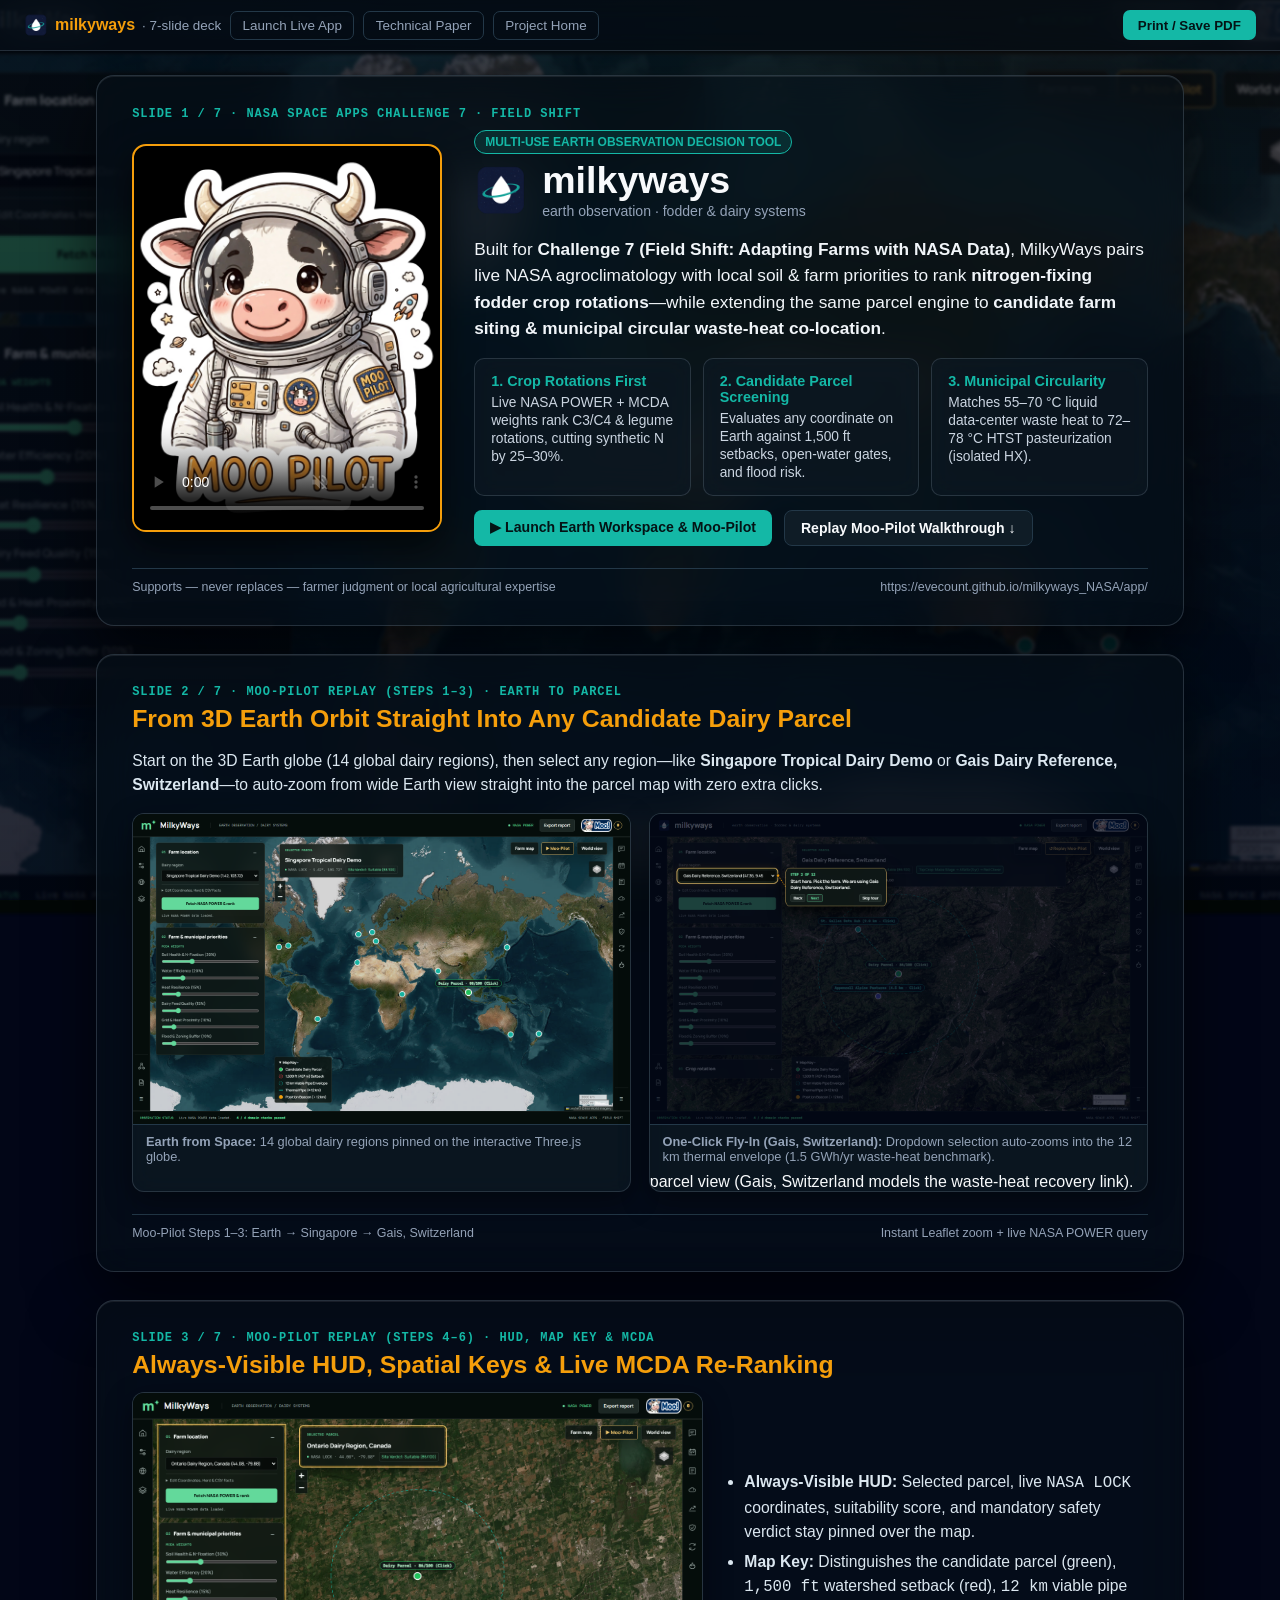
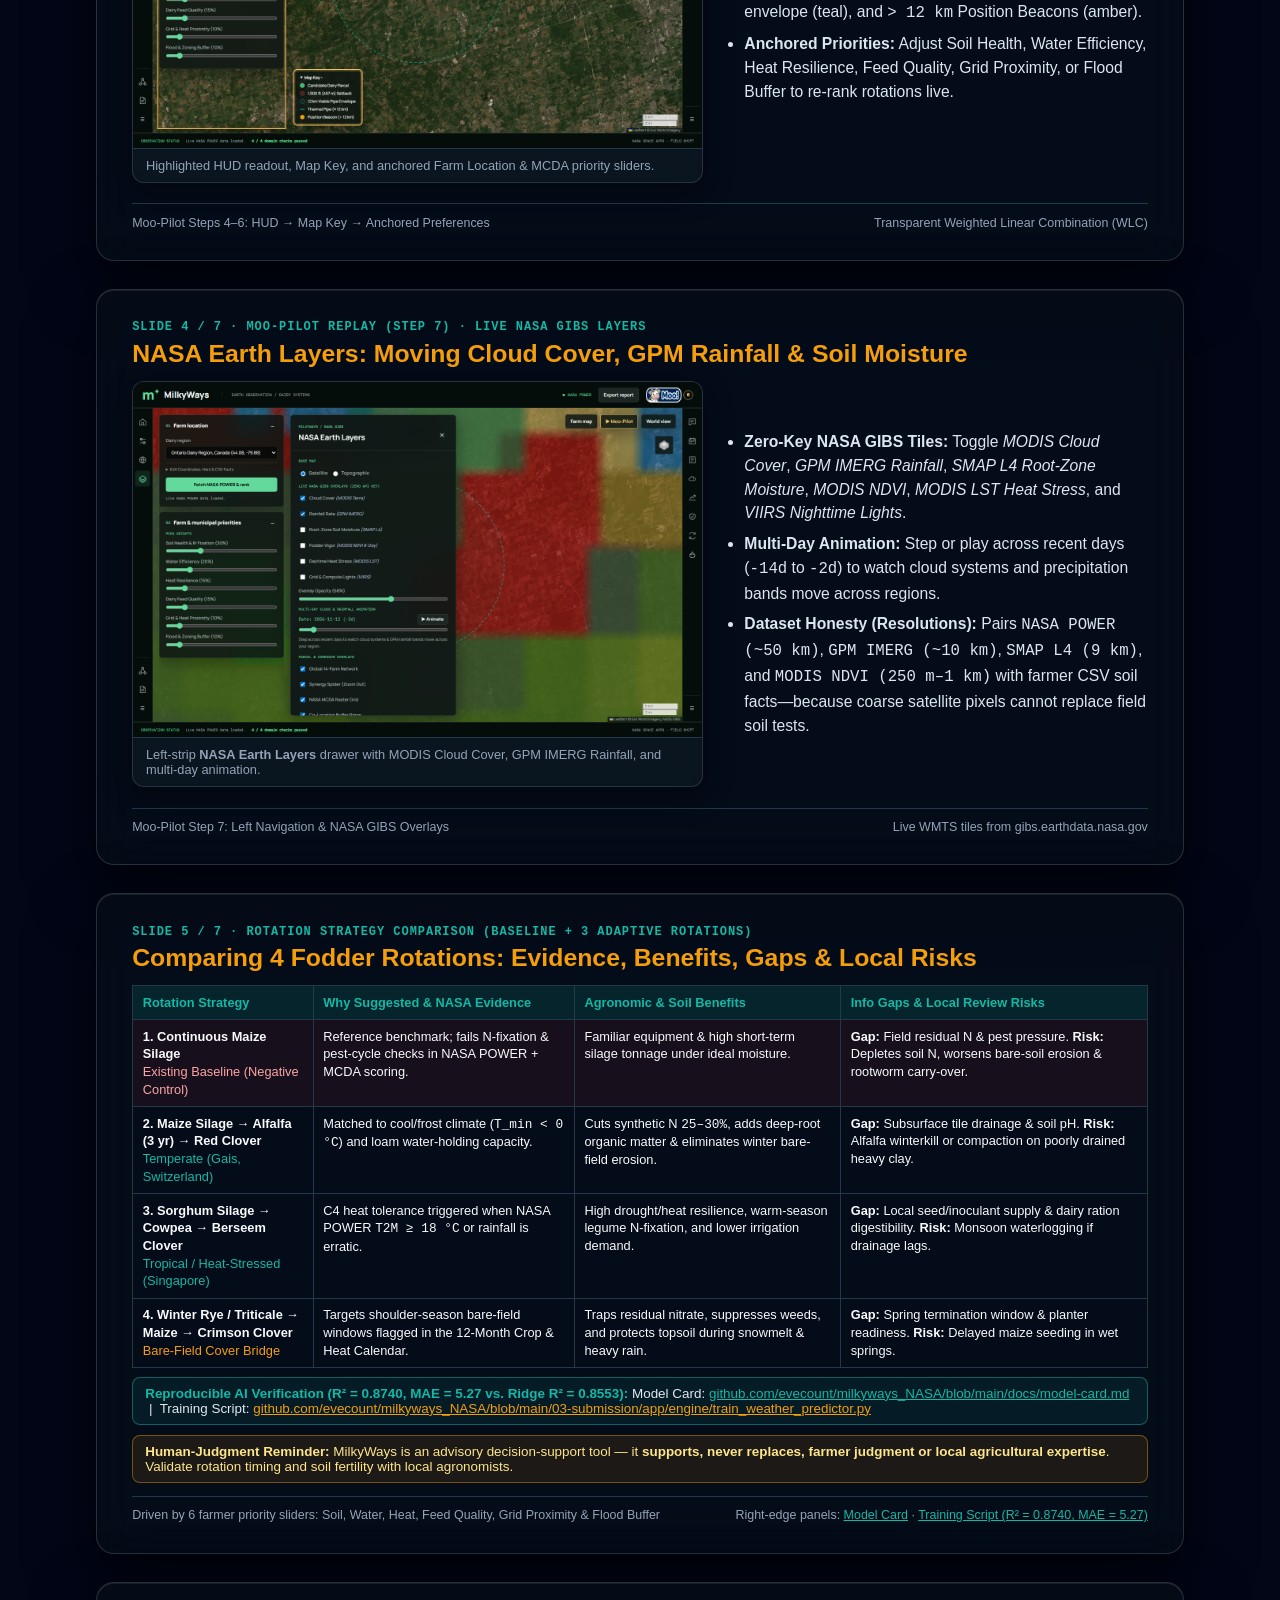
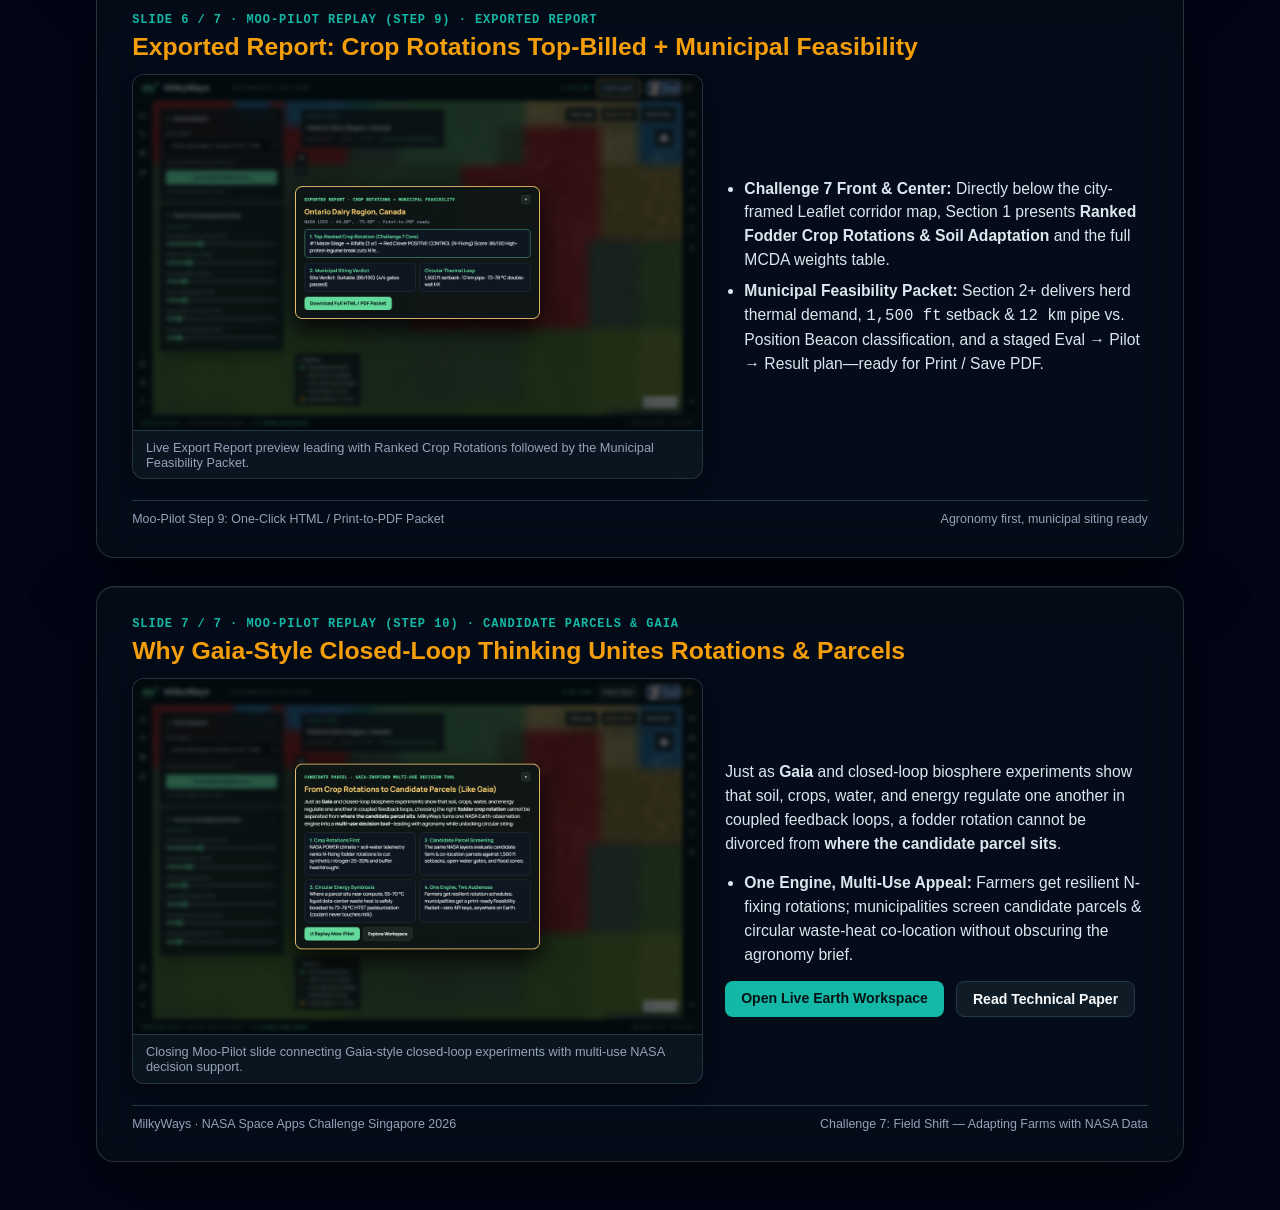
<file: docs/slides/index.html>
<!DOCTYPE html>
<html lang="en">

<head>
  <meta charset="UTF-8" />
  <meta name="viewport" content="width=device-width, initial-scale=1.0" />
  <title>MilkyWays — 7-Slide Moo-Pilot Deck</title>
  <link rel="icon" type="image/png" href="../assets/milkyways-logo.png" />
  <style>
    :root {
      --bg: #071018;
      --card: #0f1c26;
      --border: #233848;
      --text: #f8fafc;
      --muted: #94a3b8;
      --accent: #f59e0b;
      --primary: #14b8a6;
      --indigo: #6366f1;
    }

    * {
      box-sizing: border-box;
    }

    body {
      margin: 0;
      background: #020617;
      color: var(--text);
      font-family: "Manrope", -apple-system, BlinkMacSystemFont, "Segoe UI", Roboto, sans-serif;
      position: relative;
      min-height: 100vh;
    }

    body::before {
      content: "";
      position: fixed;
      inset: 0;
      z-index: -2;
      background:
        radial-gradient(circle at 50% 42%, rgba(20, 184, 166, 0.16), transparent 58%),
        radial-gradient(circle at 78% 18%, rgba(245, 158, 11, 0.12), transparent 45%),
        url("./shots/01_earth.png") center center / cover no-repeat fixed;
      filter: saturate(1.18) brightness(0.54) blur(1.5px);
      transform: scale(1.03);
    }

    body::after {
      content: "";
      position: fixed;
      inset: 0;
      z-index: -1;
      background: linear-gradient(180deg, rgba(2, 6, 23, 0.42) 0%, rgba(2, 6, 23, 0.68) 100%);
      pointer-events: none;
    }

    .toolbar {
      position: sticky;
      top: 0;
      background: rgba(7, 16, 24, 0.68);
      backdrop-filter: blur(18px) saturate(140%);
      -webkit-backdrop-filter: blur(18px) saturate(140%);
      border-bottom: 1px solid rgba(148, 163, 184, 0.22);
      padding: 0.65rem 1.5rem;
      display: flex;
      justify-content: space-between;
      align-items: center;
      gap: 1rem;
      z-index: 20;
    }

    .toolbar-links {
      display: flex;
      gap: 0.55rem;
      flex-wrap: wrap;
      align-items: center;
    }

    .toolbar button {
      background: var(--primary);
      color: #041315;
      border: none;
      border-radius: 7px;
      padding: 0.45rem 0.95rem;
      font-weight: 800;
      cursor: pointer;
    }

    .toolbar a {
      color: var(--muted);
      text-decoration: none;
      font-size: 0.84rem;
      padding: 0.38rem 0.72rem;
      border: 1px solid var(--border);
      border-radius: 7px;
    }

    .toolbar a:hover {
      color: var(--text);
      border-color: var(--primary);
    }

    .deck {
      max-width: 1120px;
      margin: 1.5rem auto 3rem;
      padding: 0 1rem;
      display: flex;
      flex-direction: column;
      gap: 1.75rem;
    }

    .slide {
      background: rgba(7, 16, 24, 0.66);
      backdrop-filter: blur(22px) saturate(140%);
      -webkit-backdrop-filter: blur(22px) saturate(140%);
      border: 1px solid rgba(148, 163, 184, 0.24);
      border-radius: 18px;
      padding: 1.9rem 2.2rem;
      min-height: 540px;
      display: flex;
      flex-direction: column;
      justify-content: space-between;
      box-shadow: 0 24px 64px rgba(0, 0, 0, 0.65), inset 0 1px 0 rgba(255, 255, 255, 0.08);
      page-break-after: always;
    }

    .slide-num {
      font-size: 0.75rem;
      color: var(--primary);
      font-weight: 800;
      letter-spacing: 0.08em;
      text-transform: uppercase;
      font-family: ui-monospace, SFMono-Regular, Menlo, monospace;
    }

    h1 {
      font-size: 2.35rem;
      margin: 0.35rem 0 0.6rem;
      line-height: 1.12;
      color: var(--text);
    }

    h2 {
      font-size: 1.55rem;
      margin: 0.3rem 0 0.75rem;
      color: var(--accent);
      line-height: 1.2;
    }

    p,
    li {
      font-size: 0.98rem;
      color: #dbe7f0;
      line-height: 1.52;
    }

    ul {
      margin: 0.4rem 0 0;
      padding-left: 1.2rem;
    }

    li {
      margin-bottom: 0.42rem;
    }

    .hero-split {
      display: grid;
      grid-template-columns: 310px 1fr;
      gap: 2rem;
      align-items: center;
      margin: 0.6rem 0;
    }

    .video-frame {
      width: 100%;
      aspect-ratio: 4 / 5;
      background: #000;
      border: 2px solid var(--accent);
      border-radius: 14px;
      overflow: hidden;
      box-shadow: 0 14px 36px rgba(0, 0, 0, 0.65);
    }

    .video-frame video {
      width: 100%;
      height: 100%;
      object-fit: cover;
      display: block;
    }

    .split-shot {
      display: grid;
      grid-template-columns: 1.35fr 1fr;
      gap: 1.4rem;
      align-items: center;
      margin: 0.5rem 0;
    }

    .dual-shots {
      display: grid;
      grid-template-columns: 1fr 1fr;
      gap: 1.1rem;
      margin: 0.6rem 0;
    }

    .shot-card {
      background: rgba(15, 28, 38, 0.58);
      backdrop-filter: blur(12px);
      -webkit-backdrop-filter: blur(12px);
      border: 1px solid rgba(148, 163, 184, 0.22);
      border-radius: 12px;
      overflow: hidden;
      box-shadow: 0 10px 28px rgba(0, 0, 0, 0.4);
    }

    .shot-card img {
      width: 100%;
      display: block;
      aspect-ratio: 16 / 10;
      object-fit: cover;
    }

    .shot-cap {
      padding: 0.55rem 0.8rem;
      font-size: 0.8rem;
      color: var(--muted);
      border-top: 1px solid var(--border);
    }

    .pill-grid {
      display: grid;
      grid-template-columns: repeat(3, minmax(0, 1fr));
      gap: 0.75rem;
      margin-top: 1rem;
    }

    .box {
      background: rgba(15, 28, 38, 0.56);
      backdrop-filter: blur(12px);
      -webkit-backdrop-filter: blur(12px);
      border: 1px solid rgba(148, 163, 184, 0.22);
      border-radius: 10px;
      padding: 0.85rem 1rem;
    }

    .box strong {
      color: var(--primary);
      display: block;
      margin-bottom: 0.25rem;
      font-size: 0.9rem;
    }

    .box span,
    .box p {
      font-size: 0.86rem;
      margin: 0;
      color: #cbd5e1;
    }

    .slide-foot {
      display: flex;
      justify-content: space-between;
      align-items: center;
      font-size: 0.78rem;
      color: var(--muted);
      border-top: 1px solid var(--border);
      padding-top: 0.7rem;
      margin-top: 0.8rem;
    }

    .cta-row {
      display: flex;
      gap: 0.75rem;
      flex-wrap: wrap;
      margin-top: 0.9rem;
    }

    .cta-btn {
      display: inline-block;
      padding: 0.55rem 1rem;
      border-radius: 8px;
      font-weight: 800;
      font-size: 0.88rem;
      text-decoration: none;
    }

    .cta-primary {
      background: var(--primary);
      color: #041315;
    }

    .cta-secondary {
      background: var(--card);
      color: var(--text);
      border: 1px solid var(--border);
    }

    .rot-table {
      width: 100%;
      border-collapse: collapse;
      margin-top: 0.65rem;
      font-size: 0.8rem;
    }

    .rot-table th,
    .rot-table td {
      border: 1px solid var(--border);
      padding: 0.48rem 0.6rem;
      text-align: left;
      vertical-align: top;
      line-height: 1.38;
    }

    .rot-table th {
      background: rgba(20, 184, 166, 0.14);
      color: var(--primary);
      font-weight: 800;
    }

    .rot-table tr.neg {
      background: rgba(239, 68, 68, 0.08);
    }

    .advisory-bar {
      margin-top: 0.65rem;
      padding: 0.5rem 0.75rem;
      border-radius: 8px;
      background: rgba(245, 158, 11, 0.1);
      border: 1px solid rgba(245, 158, 11, 0.42);
      font-size: 0.84rem;
      color: #fde68a;
    }

    @media (max-width: 860px) {

      .hero-split,
      .split-shot,
      .dual-shots,
      .pill-grid {
        grid-template-columns: 1fr;
      }

      .video-frame {
        max-width: 340px;
        margin: 0 auto;
      }
    }

    @media print {
      .toolbar {
        display: none;
      }

      body {
        background: #071018;
      }

      .deck {
        margin: 0;
        max-width: none;
      }

      .slide {
        box-shadow: none;
        margin-bottom: 0;
      }
    }
  </style>
</head>

<body>
  <div class="toolbar">
    <div class="toolbar-links">
      <span style="display:inline-flex;align-items:center;gap:7px;"><img src="../assets/milkyways-logo.png" alt="milkyways" style="height:24px;width:24px;border-radius:6px;object-fit:contain;" /><strong style="color:var(--accent);">milkyways</strong><span style="color:#94a3b8;font-size:0.84rem;">· 7-slide deck</span></span>
      <a href="../app/">Launch Live App</a>
      <a href="../paper/">Technical Paper</a>
      <a href="../">Project Home</a>
    </div>
    <button type="button" onclick="window.print()">Print / Save PDF</button>
  </div>

  <main class="deck">
    <!-- SLIDE 1: 4:5 VIDEO ON FAR LEFT + TITLE & MULTI-USE RAISON D'ETRE -->
    <section class="slide" id="slide-1">
      <div class="slide-num">Slide 1 / 7 · NASA Space Apps Challenge 7 · Field Shift</div>
      <div class="hero-split">
        <div class="video-frame">
          <video src="./milkyway_video.mp4" autoplay muted loop playsinline controls
            poster="../app/stickers/moo-pilot.png"></video>
        </div>
        <div>
          <span
            style="display:inline-block;padding:4px 10px;border-radius:999px;background:rgba(20,184,166,0.14);border:1px solid var(--primary);color:var(--primary);font-size:0.75rem;font-weight:800;">MULTI-USE
            EARTH OBSERVATION DECISION TOOL</span>
          <div style="display:flex;align-items:center;gap:14px;margin:0.45rem 0 0.55rem;">
            <img src="../assets/milkyways-logo.png" alt="milkyways" style="height:54px;width:54px;border-radius:12px;object-fit:contain;" />
            <div style="display:flex;flex-direction:column;gap:2px;">
              <h1 style="margin:0;line-height:1.05;">milkyways</h1>
              <span style="font-size:0.88rem;color:#94a3b8;font-weight:500;">earth observation · fodder &amp; dairy systems</span>
            </div>
          </div>
          <p style="font-size:1.08rem;color:#f1f5f9;">
            Built for <strong>Challenge 7 (Field Shift: Adapting Farms with NASA Data)</strong>, MilkyWays pairs live
            NASA agroclimatology with local soil &amp; farm priorities to rank <strong>nitrogen-fixing fodder crop
              rotations</strong>—while extending the same parcel engine to <strong>candidate farm siting &amp; municipal
              circular waste-heat co-location</strong>.
          </p>
          <div class="pill-grid">
            <div class="box">
              <strong>1. Crop Rotations First</strong>
              <span>Live NASA POWER + MCDA weights rank C3/C4 &amp; legume rotations, cutting synthetic N by
                25–30%.</span>
            </div>
            <div class="box">
              <strong>2. Candidate Parcel Screening</strong>
              <span>Evaluates any coordinate on Earth against 1,500 ft setbacks, open-water gates, and flood
                risk.</span>
            </div>
            <div class="box">
              <strong>3. Municipal Circularity</strong>
              <span>Matches 55–70 °C liquid data-center waste heat to 72–78 °C HTST pasteurization (isolated HX).</span>
            </div>
          </div>
          <div class="cta-row">
            <a class="cta-btn cta-primary" href="../app/">&#9654; Launch Earth Workspace &amp; Moo-Pilot</a>
            <a class="cta-btn cta-secondary" href="#slide-2">Replay Moo-Pilot Walkthrough ↓</a>
          </div>
        </div>
      </div>
      <div class="slide-foot">
        <span>Supports — never replaces — farmer judgment or local agricultural expertise</span>
        <span>https://evecount.github.io/milkyways_NASA/app/</span>
      </div>
    </section>

    <!-- SLIDE 2: MOO-PILOT STEPS 1-3 (EARTH -> SINGAPORE -> GAIS) -->
    <section class="slide" id="slide-2">
      <div>
        <div class="slide-num">Slide 2 / 7 · Moo-Pilot Replay (Steps 1–3) · Earth to Parcel</div>
        <h2>From 3D Earth Orbit Straight Into Any Candidate Dairy Parcel</h2>
        <p>Start on the 3D Earth globe (14 global dairy regions), then select any region—like <strong>Singapore Tropical
            Dairy Demo</strong> or <strong>Gais Dairy Reference, Switzerland</strong>—to auto-zoom from wide Earth
          view straight into the parcel map with zero extra clicks.</p>
        <div class="dual-shots">
          <div class="shot-card">
            <img src="./shots/01_earth.png" alt="MilkyWays 3D Earth Globe View" />
            <div class="shot-cap"><strong>Earth from Space:</strong> 14 global dairy regions pinned on the interactive
              Three.js globe.</div>
          </div>
          <div class="shot-card">
            <img src="./shots/02_gais_switzerland.png" alt="Gais Dairy Reference Switzerland Parcel Map" />
            <div class="shot-cap"><strong>One-Click Fly-In (Gais, Switzerland):</strong> Dropdown selection auto-zooms into the 12 km thermal envelope (1.5 GWh/yr waste-heat benchmark).</div>
              parcel view (Gais, Switzerland models the waste-heat recovery link).</div>
          </div>
        </div>
      </div>
      <div class="slide-foot">
        <span>Moo-Pilot Steps 1–3: Earth → Singapore → Gais, Switzerland</span>
        <span>Instant Leaflet zoom + live NASA POWER query</span>
      </div>
    </section>

    <!-- SLIDE 3: MOO-PILOT STEPS 4-6 (HUD, MAP KEY, ANCHORED PRIORITIES) -->
    <section class="slide" id="slide-3">
      <div>
        <div class="slide-num">Slide 3 / 7 · Moo-Pilot Replay (Steps 4–6) · HUD, Map Key &amp; MCDA</div>
        <h2>Always-Visible HUD, Spatial Keys &amp; Live MCDA Re-Ranking</h2>
        <div class="split-shot">
          <div class="shot-card">
            <img src="./shots/03_hud_key_anchors.png" alt="HUD, Map Key, and Anchored Farm Preferences" />
            <div class="shot-cap">Highlighted HUD readout, Map Key, and anchored Farm Location &amp; MCDA priority
              sliders.</div>
          </div>
          <div>
            <ul>
              <li><strong>Always-Visible HUD:</strong> Selected parcel, live <code>NASA LOCK</code> coordinates,
                suitability score, and mandatory safety verdict stay pinned over the map.</li>
              <li><strong>Map Key:</strong> Distinguishes the candidate parcel (green), <code>1,500 ft</code> watershed
                setback (red), <code>12 km</code> viable pipe envelope (teal), and <code>&gt; 12 km</code> Position
                Beacons (amber).</li>
              <li><strong>Anchored Priorities:</strong> Adjust Soil Health, Water Efficiency, Heat Resilience, Feed
                Quality, Grid Proximity, or Flood Buffer to re-rank rotations live.</li>
            </ul>
          </div>
        </div>
      </div>
      <div class="slide-foot">
        <span>Moo-Pilot Steps 4–6: HUD → Map Key → Anchored Preferences</span>
        <span>Transparent Weighted Linear Combination (WLC)</span>
      </div>
    </section>

    <!-- SLIDE 4: MOO-PILOT STEP 7 (NASA EARTH LAYERS & CLOUD/RAIN ANIMATION) -->
    <section class="slide" id="slide-4">
      <div>
        <div class="slide-num">Slide 4 / 7 · Moo-Pilot Replay (Step 7) · Live NASA GIBS Layers</div>
        <h2>NASA Earth Layers: Moving Cloud Cover, GPM Rainfall &amp; Soil Moisture</h2>
        <div class="split-shot">
          <div class="shot-card">
            <img src="./shots/04_nasa_gibs_layers.png" alt="NASA GIBS Cloud Cover and Rainfall Overlays" />
            <div class="shot-cap">Left-strip <strong>NASA Earth Layers</strong> drawer with MODIS Cloud Cover, GPM IMERG
              Rainfall, and multi-day animation.</div>
          </div>
          <div>
            <ul>
              <li><strong>Zero-Key NASA GIBS Tiles:</strong> Toggle <em>MODIS Cloud Cover</em>, <em>GPM IMERG
                  Rainfall</em>, <em>SMAP L4 Root-Zone Moisture</em>, <em>MODIS NDVI</em>, <em>MODIS LST Heat
                  Stress</em>, and <em>VIIRS Nighttime Lights</em>.</li>
              <li><strong>Multi-Day Animation:</strong> Step or play across recent days (<code>-14d</code> to
                <code>-2d</code>) to watch cloud systems and precipitation bands move across regions.
              </li>
              <li><strong>Dataset Honesty (Resolutions):</strong> Pairs <code>NASA POWER (~50 km)</code>,
                <code>GPM IMERG (~10 km)</code>, <code>SMAP L4 (9 km)</code>, and <code>MODIS NDVI (250 m–1 km)</code>
                with farmer CSV soil facts—because coarse satellite pixels cannot replace field soil tests.
              </li>
            </ul>
          </div>
        </div>
      </div>
      <div class="slide-foot">
        <span>Moo-Pilot Step 7: Left Navigation &amp; NASA GIBS Overlays</span>
        <span>Live WMTS tiles from gibs.earthdata.nasa.gov</span>
      </div>
    </section>

    <!-- SLIDE 5: 4-ROTATION COMPARISON MATRIX (MEETS >=3 ROTATIONS + EVIDENCE + GAPS/RISKS) -->
    <section class="slide" id="slide-5">
      <div>
        <div class="slide-num">Slide 5 / 7 · Rotation Strategy Comparison (Baseline + 3 Adaptive Rotations)</div>
        <h2>Comparing 4 Fodder Rotations: Evidence, Benefits, Gaps &amp; Local Risks</h2>
        <table class="rot-table">
          <thead>
            <tr>
              <th>Rotation Strategy</th>
              <th>Why Suggested &amp; NASA Evidence</th>
              <th>Agronomic &amp; Soil Benefits</th>
              <th>Info Gaps &amp; Local Review Risks</th>
            </tr>
          </thead>
          <tbody>
            <tr class="neg">
              <td><strong>1. Continuous Maize Silage</strong><br /><span style="color:#fca5a5;">Existing Baseline
                  (Negative Control)</span></td>
              <td>Reference benchmark; fails N-fixation &amp; pest-cycle checks in NASA POWER + MCDA scoring.</td>
              <td>Familiar equipment &amp; high short-term silage tonnage under ideal moisture.</td>
              <td><strong>Gap:</strong> Field residual N &amp; pest pressure. <strong>Risk:</strong> Depletes soil N,
                worsens bare-soil erosion &amp; rootworm carry-over.</td>
            </tr>
            <tr>
              <td><strong>2. Maize Silage → Alfalfa (3 yr) → Red Clover</strong><br /><span
                  style="color:var(--primary);">Temperate (Gais, Switzerland)</span></td>
              <td>Matched to cool/frost climate (<code>T_min &lt; 0 °C</code>) and loam water-holding capacity.</td>
              <td>Cuts synthetic N <code>25–30%</code>, adds deep-root organic matter &amp; eliminates winter bare-field
                erosion.</td>
              <td><strong>Gap:</strong> Subsurface tile drainage &amp; soil pH. <strong>Risk:</strong> Alfalfa
                winterkill or compaction on poorly drained heavy clay.</td>
            </tr>
            <tr>
              <td><strong>3. Sorghum Silage → Cowpea → Berseem Clover</strong><br /><span
                  style="color:var(--primary);">Tropical / Heat-Stressed (Singapore)</span></td>
              <td>C4 heat tolerance triggered when NASA POWER <code>T2M ≥ 18 °C</code> or rainfall is erratic.</td>
              <td>High drought/heat resilience, warm-season legume N-fixation, and lower irrigation demand.</td>
              <td><strong>Gap:</strong> Local seed/inoculant supply &amp; dairy ration digestibility.
                <strong>Risk:</strong> Monsoon waterlogging if drainage lags.
              </td>
            </tr>
            <tr>
              <td><strong>4. Winter Rye / Triticale → Maize → Crimson Clover</strong><br /><span
                  style="color:var(--accent);">Bare-Field Cover Bridge</span></td>
              <td>Targets shoulder-season bare-field windows flagged in the 12-Month Crop &amp; Heat Calendar.</td>
              <td>Traps residual nitrate, suppresses weeds, and protects topsoil during snowmelt &amp; heavy rain.</td>
              <td><strong>Gap:</strong> Spring termination window &amp; planter readiness. <strong>Risk:</strong>
                Delayed maize seeding in wet springs.</td>
            </tr>
          </tbody>
        </table>
        <div class="advisory-bar"
          style="border-color:rgba(20,184,166,0.45);background:rgba(20,184,166,0.1);color:#e2e8f0;margin-top:0.55rem;">
          <strong style="color:var(--primary);">Reproducible AI Verification (R² = 0.8740, MAE = 5.27 vs. Ridge R² =
            0.8553):</strong>
          Model Card: <a href="https://github.com/evecount/milkyways_NASA/blob/main/docs/model-card.md" target="_blank"
            style="color:var(--primary);">github.com/evecount/milkyways_NASA/blob/main/docs/model-card.md</a>
          &nbsp;|&nbsp;
          Training Script: <a
            href="https://github.com/evecount/milkyways_NASA/blob/main/03-submission/app/engine/train_weather_predictor.py"
            target="_blank"
            style="color:var(--accent);">github.com/evecount/milkyways_NASA/blob/main/03-submission/app/engine/train_weather_predictor.py</a>
        </div>
        <div class="advisory-bar">
          <strong>Human-Judgment Reminder:</strong> MilkyWays is an advisory decision-support tool — it
          <strong>supports, never replaces, farmer judgment or local agricultural expertise</strong>. Validate rotation
          timing and soil fertility with local agronomists.
        </div>
      </div>
      <div class="slide-foot">
        <span>Driven by 6 farmer priority sliders: Soil, Water, Heat, Feed Quality, Grid Proximity &amp; Flood
          Buffer</span>
        <span>Right-edge panels: <a href="../model-card.md" style="color:var(--primary);">Model Card</a> &middot; <a
            href="https://github.com/evecount/milkyways_NASA/blob/main/03-submission/app/engine/train_weather_predictor.py"
            target="_blank" style="color:var(--primary);">Training Script (R² = 0.8740, MAE = 5.27)</a></span>
      </div>
    </section>

    <!-- SLIDE 6: MOO-PILOT STEP 9 (EXPORTED REPORT WITH CROP ROTATIONS TOP-BILLED) -->
    <section class="slide" id="slide-6">
      <div>
        <div class="slide-num">Slide 6 / 7 · Moo-Pilot Replay (Step 9) · Exported Report</div>
        <h2>Exported Report: Crop Rotations Top-Billed + Municipal Feasibility</h2>
        <div class="split-shot">
          <div class="shot-card">
            <img src="./shots/06_export_report.png" alt="Exported Report Preview Modal" />
            <div class="shot-cap">Live Export Report preview leading with Ranked Crop Rotations followed by the
              Municipal Feasibility Packet.</div>
          </div>
          <div>
            <ul>
              <li><strong>Challenge 7 Front &amp; Center:</strong> Directly below the city-framed Leaflet corridor map,
                Section 1 presents <strong>Ranked Fodder Crop Rotations &amp; Soil Adaptation</strong> and the full MCDA
                weights table.</li>
              <li><strong>Municipal Feasibility Packet:</strong> Section 2+ delivers herd thermal demand,
                <code>1,500 ft</code> setback &amp; <code>12 km</code> pipe vs. Position Beacon classification, and a
                staged Eval → Pilot → Result plan—ready for Print / Save PDF.
              </li>
            </ul>
          </div>
        </div>
      </div>
      <div class="slide-foot">
        <span>Moo-Pilot Step 9: One-Click HTML / Print-to-PDF Packet</span>
        <span>Agronomy first, municipal siting ready</span>
      </div>
    </section>

    <!-- SLIDE 7: MOO-PILOT STEP 10 (CANDIDATE PARCEL + GAIA CLOSED-LOOP MISSION) -->
    <section class="slide" id="slide-7">
      <div>
        <div class="slide-num">Slide 7 / 7 · Moo-Pilot Replay (Step 10) · Candidate Parcels &amp; Gaia</div>
        <h2>Why Gaia-Style Closed-Loop Thinking Unites Rotations &amp; Parcels</h2>
        <div class="split-shot">
          <div class="shot-card">
            <img src="./shots/07_gaia_mission.png" alt="Gaia-Style Multi-Use Mission Slide in MilkyWays" />
            <div class="shot-cap">Closing Moo-Pilot slide connecting Gaia-style closed-loop experiments with multi-use
              NASA decision support.</div>
          </div>
          <div>
            <p>Just as <strong>Gaia</strong> and closed-loop biosphere experiments show that soil, crops, water, and
              energy regulate one another in coupled feedback loops, a fodder rotation cannot be divorced from
              <strong>where the candidate parcel sits</strong>.
            </p>
            <ul>
              <li><strong>One Engine, Multi-Use Appeal:</strong> Farmers get resilient N-fixing rotations;
                municipalities screen candidate parcels &amp; circular waste-heat co-location without obscuring the
                agronomy brief.</li>
            </ul>
            <div class="cta-row">
              <a class="cta-btn cta-primary" href="../app/">Open Live Earth Workspace</a>
              <a class="cta-btn cta-secondary" href="../paper/">Read Technical Paper</a>
            </div>
          </div>
        </div>
      </div>
      <div class="slide-foot">
        <span>MilkyWays · NASA Space Apps Challenge Singapore 2026</span>
        <span>Challenge 7: Field Shift — Adapting Farms with NASA Data</span>
      </div>
    </section>
  </main>

  <script>
    const slides = [...document.querySelectorAll(".slide")];
    let currentSlide = 0;
    document.addEventListener("keydown", (e) => {
      if (e.key === "ArrowRight" || e.key === "PageDown") {
        currentSlide = Math.min(slides.length - 1, currentSlide + 1);
        slides[currentSlide].scrollIntoView({ behavior: "smooth", block: "start" });
      } else if (e.key === "ArrowLeft" || e.key === "PageUp") {
        currentSlide = Math.max(0, currentSlide - 1);
        slides[currentSlide].scrollIntoView({ behavior: "smooth", block: "start" });
      }
    });
  </script>
</body>

</html>
</file>
